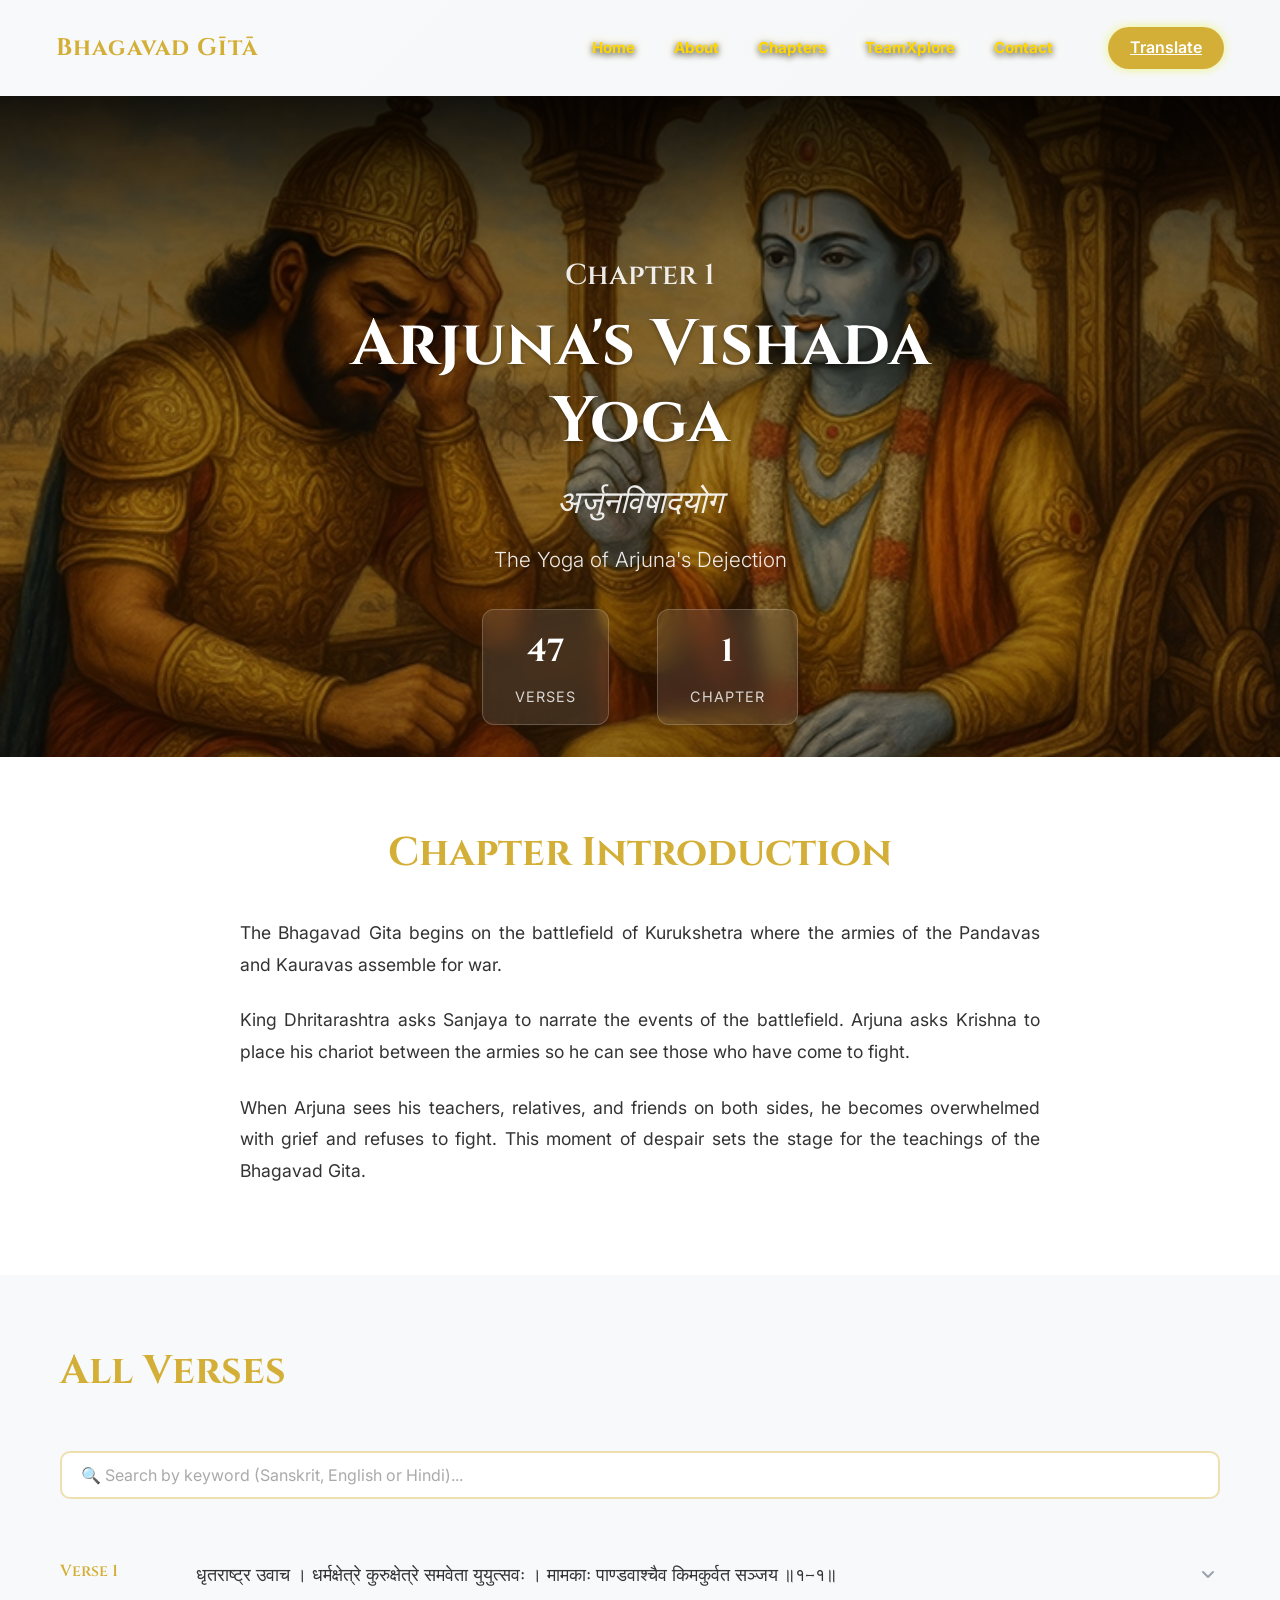
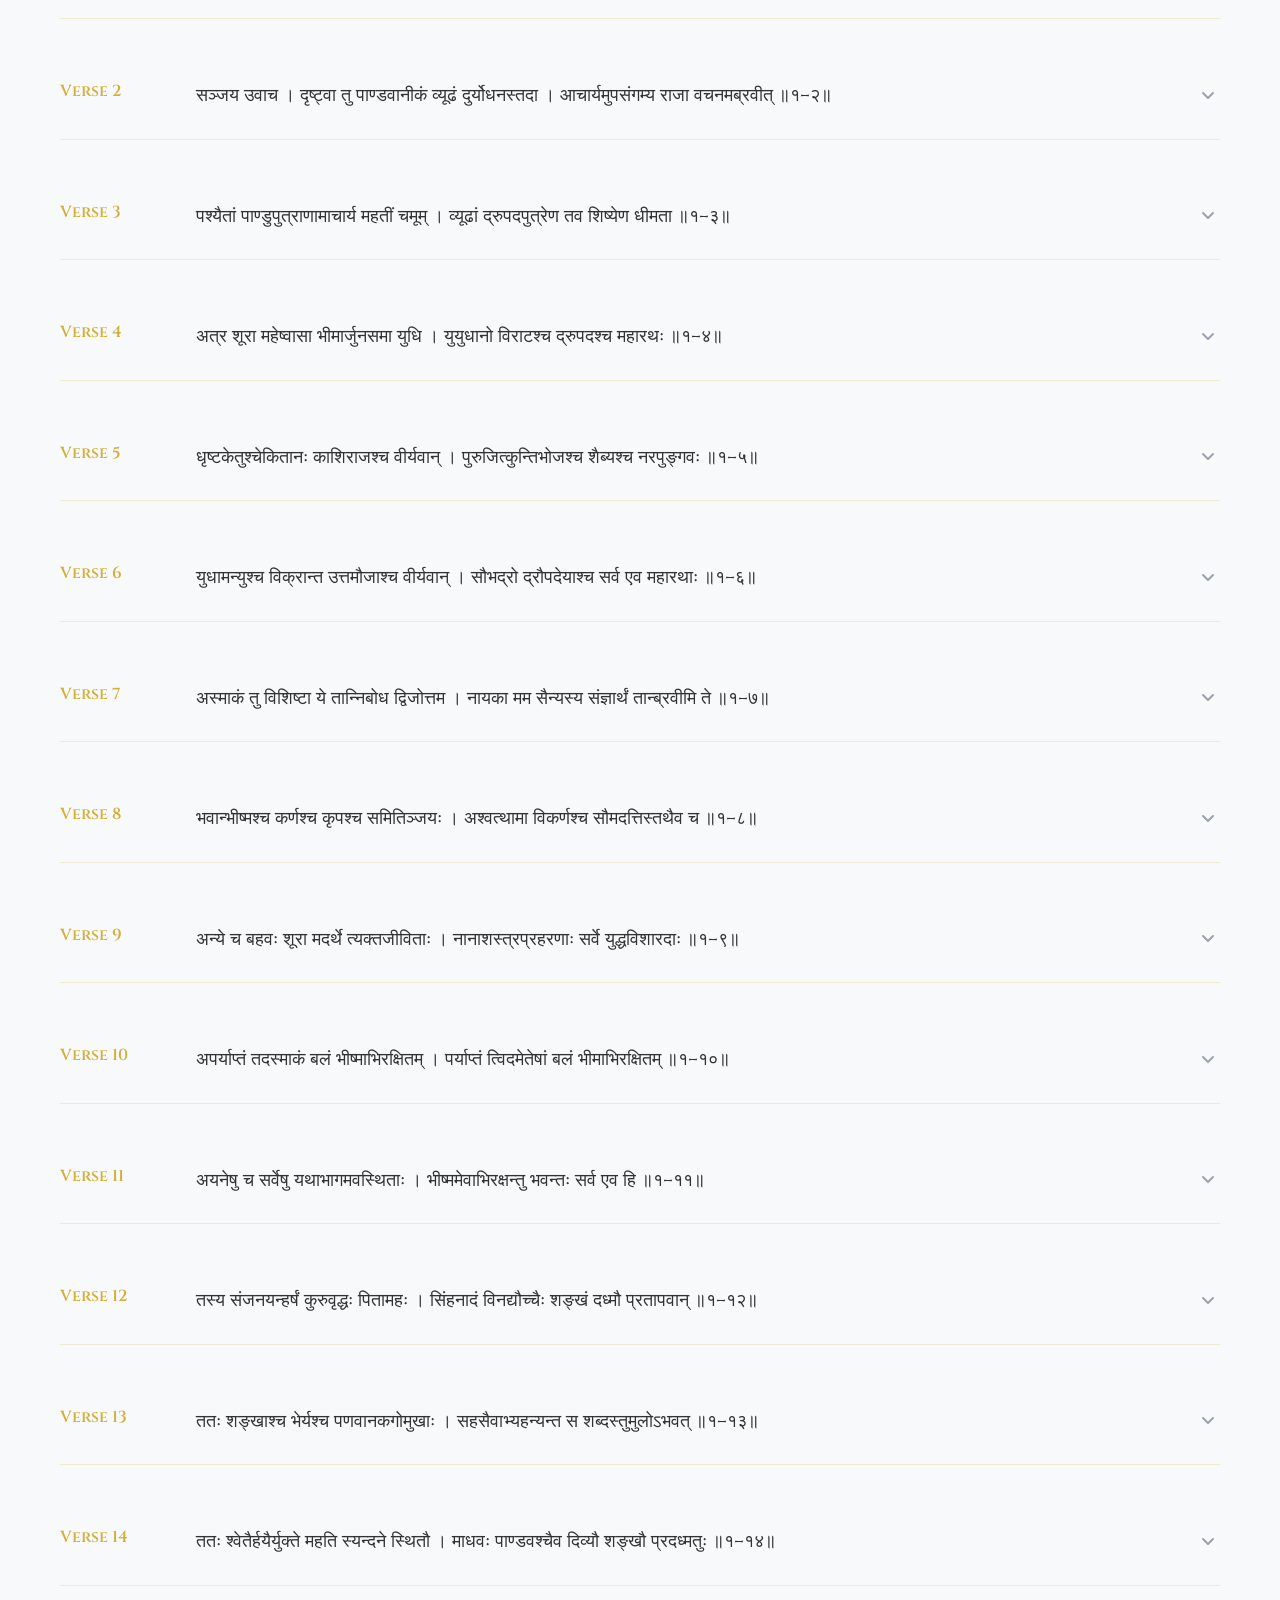
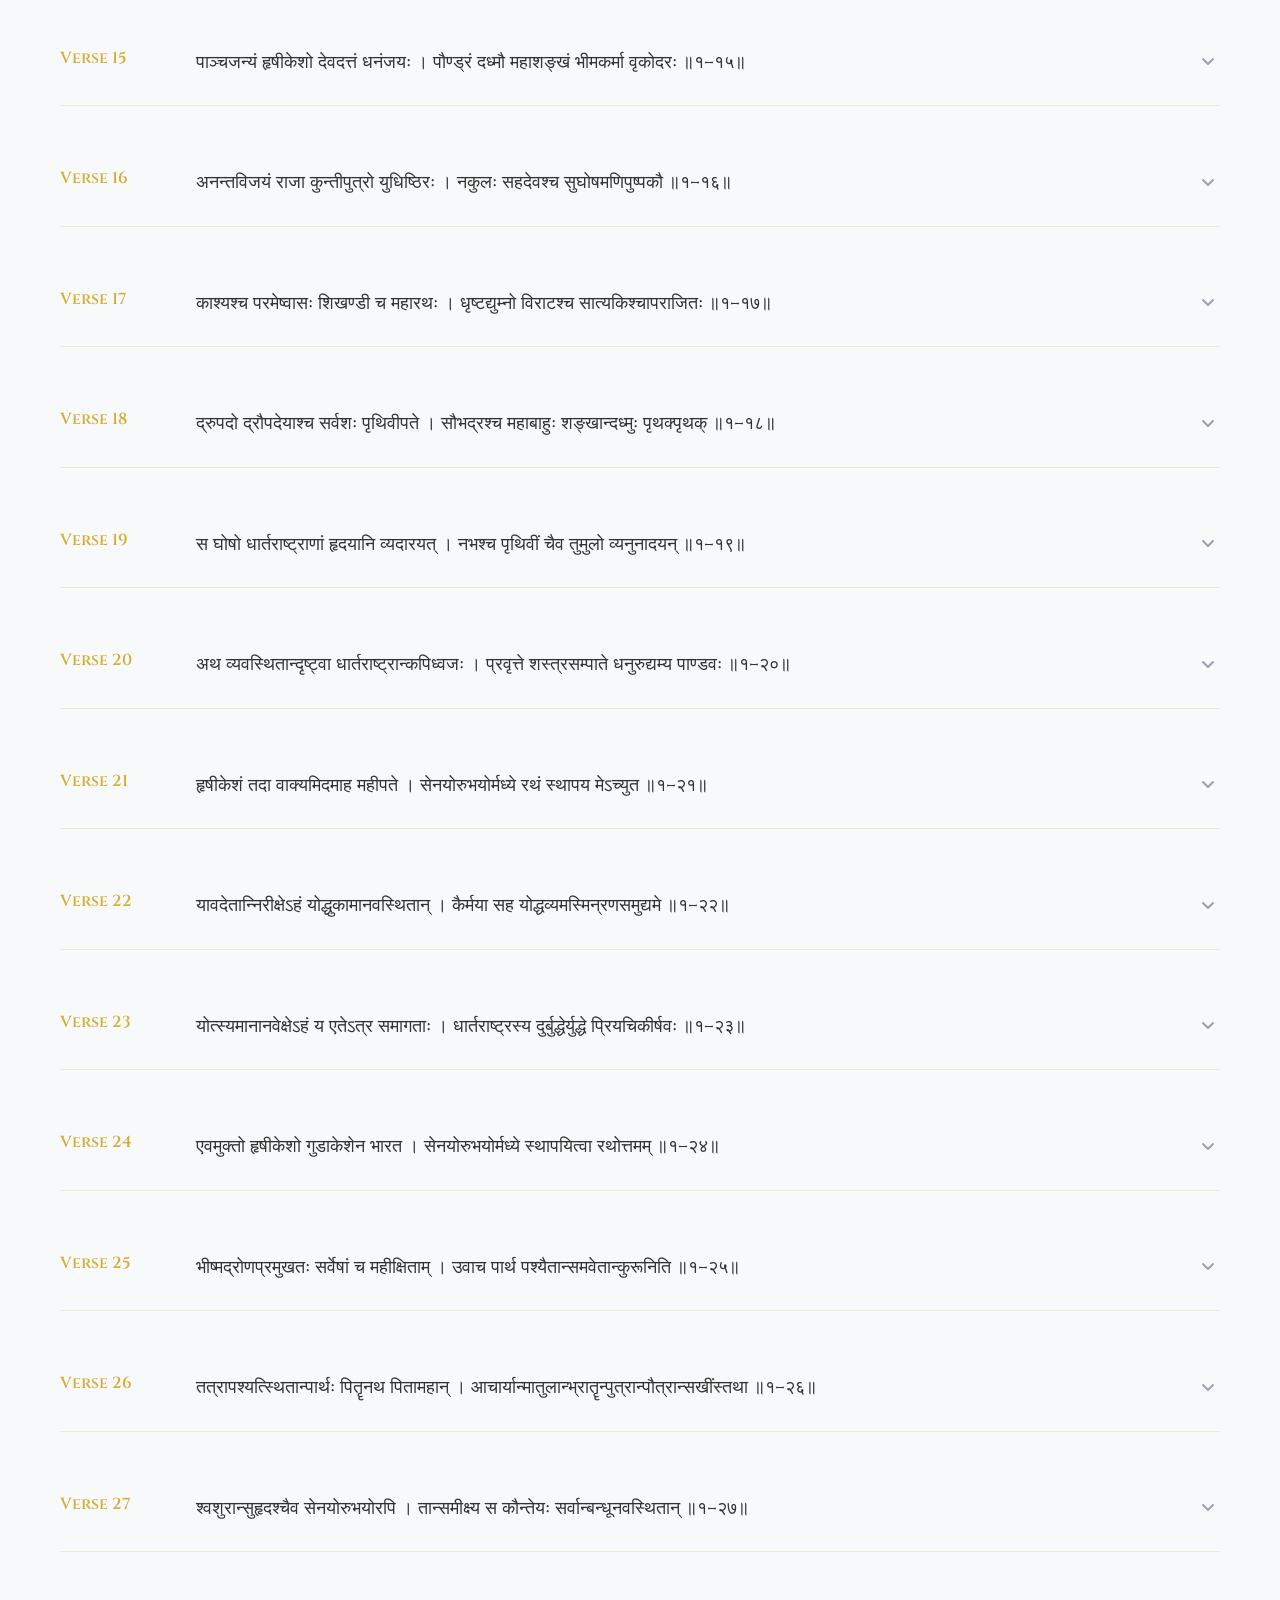
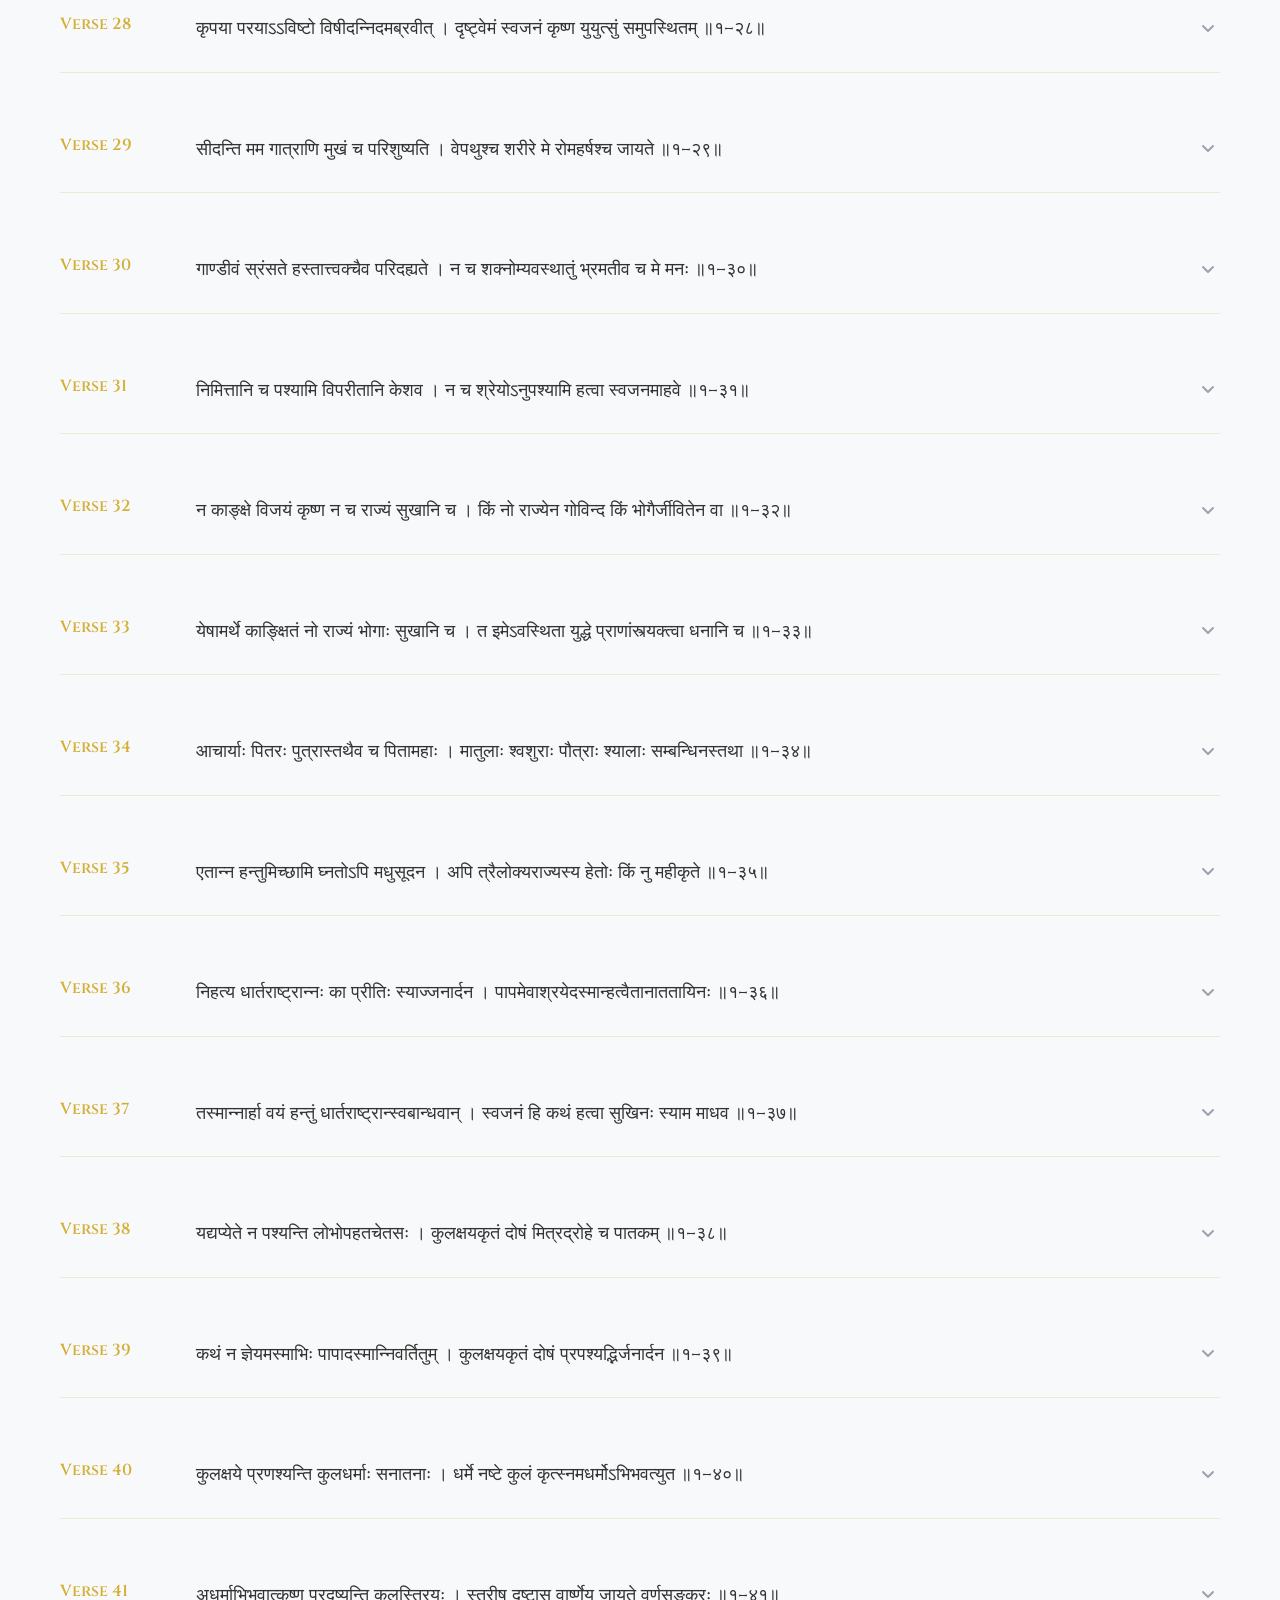
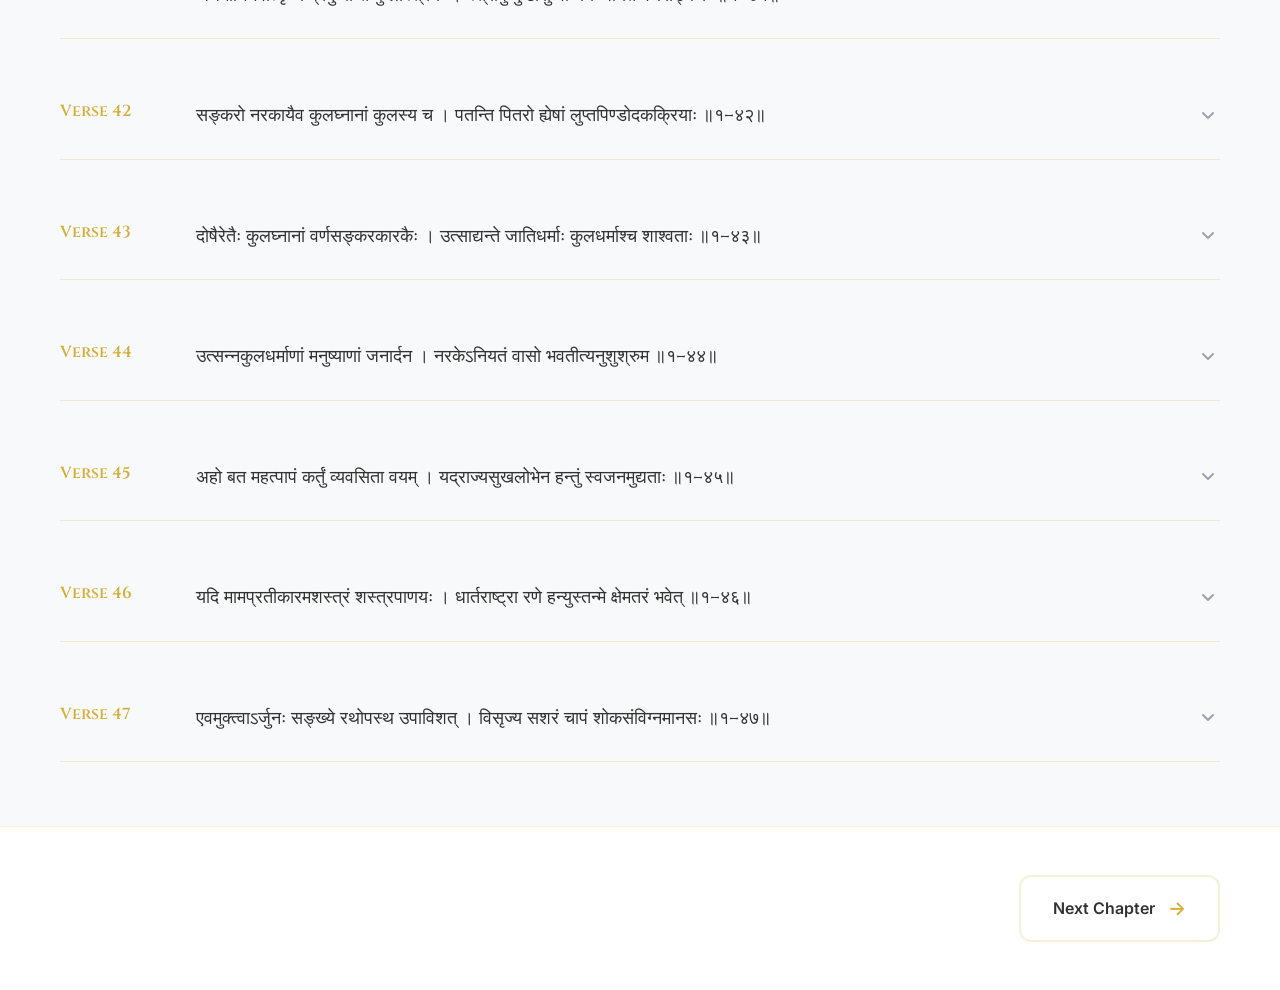
<file: frontend/BV/chapter.html>
<!DOCTYPE html>
<html lang="en">
<head>
    <meta charset="UTF-8">
    <meta name="viewport" content="width=device-width, initial-scale=1.0">
    <title>Bhagavad Gita Chapter 1: Arjuna's Vishada Yoga</title>
    
    <link rel="stylesheet" href="../DASHBOARD/style.css">
    <link href="https://fonts.googleapis.com/css2?family=Cinzel:wght@400;600;700&family=MedievalSharp&family=Playfair+Display:wght@600;700&family=Inter:wght@300;400;500;600&display=swap" rel="stylesheet">
    
    <style>
        /* Chapter Page Styles - Inline */
        :root {
            --gold: #d4af37;
            --text-primary: #333;
            --text-secondary: #666;
            --card-bg: rgba(255, 255, 255, 0.95);
            --border-color: rgba(212, 175, 55, 0.2);
            --font-title: 'Cinzel', serif;
            --font-body: 'Inter', sans-serif;
            --sanskrit-font: 'MedievalSharp', cursive;
        }

        body {
            background: linear-gradient(135deg, #f8f9fa 0%, #e9ecef 100%);
            font-family: var(--font-body);
            color: var(--text-primary);
            line-height: 1.6;
        }

        .navbar {
            background: transparent;
            transition: 0.3s ease;
            padding: 0.8rem 0;
            position: sticky;
            top: 0;
            z-index: 100;
        }

        .navbar.scrolled {
            background: white;
            box-shadow: 0 2px 12px rgba(0,0,0,0.08);
            padding: 0.6rem 0;
        }

        .nav-content {
            display: flex;
            justify-content: space-between;
            align-items: center;
            padding: 0 1rem;
        }

        .logo {
            font-size: 1.5rem;
            font-weight: 700;
            color: #D4AF37;
            font-family: var(--font-title);
            letter-spacing: 1px;
        }

        .navbar.scrolled .logo {
            color: #8B5E3C;
        }

        .right-section {
            display: flex;
            align-items: center;
            gap: 2.5rem;
        }

        .navbar nav {
            display: flex;
            gap: 1.5rem;
            align-items: center;
        }

        .navbar nav a {
            color: #FFD700 !important;
            text-decoration: none;
            font-weight: 700;
            font-size: 0.95rem;
            transition: all 0.3s ease;
            position: relative;
            text-shadow: 0 2px 6px rgba(0, 0, 0, 0.8), 0 0 12px rgba(255, 215, 0, 0.4);
        }

        .navbar nav a::after {
            content: '';
            position: absolute;
            bottom: -4px;
            left: 0;
            width: 0;
            height: 2px;
            background: #FFFF00;
            transition: width 0.3s ease;
        }

        .navbar nav a:hover::after {
            width: 100%;
        }

        .navbar.scrolled nav a {
            color: #D4AF37 !important;
            text-shadow: 0 1px 3px rgba(0, 0, 0, 0.2);
        }

        .navbar nav a:hover,
        .navbar nav a.active {
            color: #FFFF00 !important;
            text-shadow: 0 0 12px rgba(255, 255, 0, 1), 0 2px 6px rgba(0, 0, 0, 0.8);
        }

        /* Button styles for transparent navbar */
        .navbar .glow-btn {
            background: linear-gradient(45deg, #D4AF37, #D4AF37) !important;
            color: white !important;
            border: none !important;
            box-shadow: 0 0 10px rgba(231, 245, 42, 0.6);
            transition: 0.3s ease;
        }

        .navbar .glow-btn:hover {
            transform: translateY(-2px);
            box-shadow: 0 0 20px rgba(225, 239, 35, 0.9) !important;
        }

        .navbar .outline-btn {
            color: white !important;
            border: 2px solid white !important;
            background: transparent !important;
            transition: 0.3s ease;
        }

        .navbar .outline-btn:hover {
            color: #D4AF37 !important;
            border-color: #D4AF37 !important;
        }

        .navbar.scrolled .glow-btn {
            background: linear-gradient(45deg, #D4AF37, #D4AF37) !important;
            color: white !important;
        }

        .navbar.scrolled .outline-btn {
            color: #D4AF37 !important;
            border-color: #D4AF37 !important;
        }

        /* Chapter Hero Section */
        .chapter-hero {
            position: relative;
            min-height: 60vh;
            display: flex;
            align-items: center;
            justify-content: center;
            text-align: center;
            color: white;
            overflow: hidden;
            padding-top: 70px;
        }

        /* Dark overlay behind navbar for better text visibility */
        .chapter-hero::before {
            content: '';
            position: absolute;
            top: 0;
            left: 0;
            right: 0;
            height: 150px;
            background: linear-gradient(
                to bottom,
                rgba(0, 0, 0, 0.7),
                rgba(0, 0, 0, 0)
            );
            z-index: 2;
            pointer-events: none;
        }

        .hero-background {
            position: absolute;
            top: 0;
            left: 0;
            right: 0;
            bottom: 0;
            background: linear-gradient(135deg, var(--gold) 0%, #b8941f 50%, #8b6914 100%);
            background-size: cover;
            background-position: center;
            background-repeat: no-repeat;
            z-index: 1;
        }

        .hero-overlay {
            position: absolute;
            top: 0;
            left: 0;
            right: 0;
            bottom: 0;
            background: linear-gradient(
                to bottom,
                rgba(0, 0, 0, 0.6),
                rgba(0, 0, 0, 0.3),
                rgba(0, 0, 0, 0.5)
            );
            z-index: 2;
        }

        .hero-content {
            position: relative;
            z-index: 3;
            max-width: 800px;
            margin: 0 auto;
            padding: 2rem;
        }

        .breadcrumb {
            margin-bottom: 2rem;
            font-size: 0.9rem;
            opacity: 0.9;
        }

        .breadcrumb a {
            color: white;
            text-decoration: none;
            transition: opacity 0.3s ease;
        }

        .breadcrumb a:hover {
            opacity: 0.8;
        }

        .chapter-title {
            margin-bottom: 1rem;
        }

        .chapter-number {
            display: block;
            font-family: var(--font-title);
            font-size: clamp(1.2rem, 3vw, 1.8rem);
            font-weight: 600;
            opacity: 0.9;
            margin-bottom: 0.5rem;
        }

        .chapter-name {
            display: block;
            font-family: var(--font-title);
            font-size: clamp(2.5rem, 5vw, 4rem);
            font-weight: 700;
            line-height: 1.2;
            text-shadow: 0 2px 4px rgba(0, 0, 0, 0.3);
        }

        .chapter-sanskrit {
            font-family: var(--sanskrit-font);
            font-size: clamp(1.2rem, 3vw, 2rem);
            margin-bottom: 1rem;
            opacity: 0.9;
            font-style: italic;
        }

        .chapter-description {
            font-size: clamp(1rem, 2vw, 1.3rem);
            margin-bottom: 2rem;
            opacity: 0.9;
            font-weight: 300;
        }

        .chapter-stats {
            display: flex;
            justify-content: center;
            gap: 3rem;
            flex-wrap: wrap;
        }

        .stat-item {
            display: flex;
            flex-direction: column;
            align-items: center;
            background: rgba(255, 255, 255, 0.1);
            padding: 1rem 2rem;
            border-radius: 12px;
            backdrop-filter: blur(10px);
            border: 1px solid rgba(255, 255, 255, 0.2);
        }

        .stat-number {
            font-family: var(--font-title);
            font-size: 2rem;
            font-weight: 700;
            margin-bottom: 0.5rem;
        }

        .stat-label {
            font-size: 0.9rem;
            text-transform: uppercase;
            letter-spacing: 1px;
            opacity: 0.8;
        }

        /* Chapter Introduction */
        .chapter-introduction {
            padding: 4rem 0;
            background: white;
        }

        .intro-content h2 {
            font-family: var(--font-title);
            font-size: 2.5rem;
            color: var(--gold);
            margin-bottom: 2rem;
            text-align: center;
        }

        .intro-content p {
            font-size: 1.1rem;
            line-height: 1.8;
            margin-bottom: 1.5rem;
            max-width: 800px;
            margin-left: auto;
            margin-right: auto;
            text-align: justify;
        }

        /* Verses Section */
        .verses-section {
            padding: 4rem 0;
            background: #f8f9fa;
        }

        .section-header h2 {
            font-family: var(--font-title);
            font-size: 2.5rem;
            color: var(--gold);
            margin-bottom: 3rem;
        }

        /* Loading Indicator */
        .loading-indicator {
            text-align: center;
            padding: 3rem;
            color: var(--gold);
        }

        .loading-spinner {
            width: 50px;
            height: 50px;
            margin: 0 auto 1rem;
            border: 4px solid var(--border-color);
            border-top: 4px solid var(--gold);
            border-radius: 50%;
            animation: spin 1s linear infinite;
        }

        @keyframes spin {
            0% { transform: rotate(0deg); }
            100% { transform: rotate(360deg); }
        }

        /* Verses Container */
        .verses-container {
            display: grid;
            gap: 2rem;
        }

        /* Verse Card - LeetCode Style */
        .verse-card {
            display: flex;
            flex-direction: column;
            border-bottom: 1px solid rgba(212, 175, 55, 0.2);
            opacity: 0;
            transform: translateY(20px);
            animation: verseCardFadeIn 0.6s ease-out forwards;
        }

        .verse-main {
            display: flex;
            flex-direction: column;
            gap: 1rem;
            padding: 1.75rem 0;
            transition: all 0.2s ease;
            cursor: pointer;
        }

        @media (min-width: 640px) {
            .verse-main {
                flex-direction: row;
                gap: 1.5rem;
            }
        }

        .verse-main:hover {
            margin: 0 -0.5rem;
            padding: 1.75rem 0.5rem;
            border-radius: 8px;
            background: rgba(212, 175, 55, 0.05);
            box-shadow: 0 2px 8px rgba(0, 0, 0, 0.1);
        }

        .verse-main:focus-within {
            margin: 0 -0.5rem;
            padding: 1.75rem 0.5rem;
            border-radius: 8px;
            background: rgba(212, 175, 55, 0.05);
            box-shadow: 0 2px 8px rgba(0, 0, 0, 0.1);
            outline: none;
        }

        .verse-header {
            display: flex;
            align-items: flex-start;
            gap: 0.5rem;
            width: 7rem;
            flex-shrink: 0;
        }

        @media (max-width: 639px) {
            .verse-header {
                width: auto;
            }
        }

        .verse-number {
            font-family: var(--font-title);
            font-size: 1rem;
            font-weight: 600;
            color: var(--gold);
        }

        .verse-content {
            flex: 1;
            text-align: justify;
            font-family: var(--sanskrit-font);
            font-size: 1.125rem;
            line-height: 1.75;
            color: #333;
            transition: color 0.2s ease;
            margin: 0;
        }

        .verse-main:hover .verse-content {
            color: var(--text-primary);
        }

        .expand-indicator {
            display: flex;
            align-items: center;
            justify-content: center;
            margin-left: auto;
        }

        .expand-icon {
            width: 1.5rem;
            height: 1.5rem;
            color: rgba(156, 163, 175, 1);
            transition: all 0.2s ease;
            transform-origin: center;
        }

        .verse-main:hover .expand-icon {
            color: rgba(107, 114, 128, 1);
        }

        .verse-card.expanded .expand-icon {
            transform: rotate(180deg);
        }

        /* Hidden Content */
        .verse-expanded {
            overflow: hidden;
            transition: all 0.25s ease;
            height: 0;
        }

        .verse-card.expanded .verse-expanded {
            height: auto;
            padding: 0 0 1.75rem 0;
        }

        .verse-expanded-content {
            margin-top: 1rem;
            padding-left: 1.75rem;
        }

        @media (max-width: 639px) {
            .verse-expanded-content {
                padding-left: 0;
            }
        }

        .translation-item {
            margin-bottom: 1rem;
            padding: 1rem;
            background: rgba(248, 249, 250, 0.8);
            border-radius: 6px;
            border-left: 3px solid var(--gold);
        }

        .translation-label {
            font-weight: 600;
            color: var(--gold);
            margin-bottom: 0.5rem;
            font-size: 0.9rem;
            text-transform: uppercase;
            letter-spacing: 0.5px;
        }

        .translation-text {
            font-size: 1rem;
            line-height: 1.7;
            color: var(--text-primary);
            margin: 0;
        }

        /* Chapter Navigation */
        .chapter-navigation {
            padding: 3rem 0;
            background: white;
            border-top: 1px solid var(--border-color);
        }

        .nav-buttons {
            display: flex;
            justify-content: space-between;
            align-items: center;
            gap: 2rem;
            flex-wrap: wrap;
        }

        /* When only next button is visible (chapter 1), align to right */
        .nav-buttons.only-next {
            justify-content: flex-end;
        }

        /* When only prev button is visible (chapter 18), align to left */
        .nav-buttons.only-prev {
            justify-content: flex-start;
        }

        .nav-btn {
            display: flex;
            align-items: center;
            gap: 0.8rem;
            padding: 1rem 2rem;
            background: var(--card-bg);
            border: 2px solid var(--border-color);
            border-radius: 12px;
            text-decoration: none;
            color: var(--text-primary);
            font-family: var(--font-body);
            font-weight: 600;
            transition: all 0.3s ease;
            min-width: 180px;
            justify-content: center;
        }

        .nav-btn:hover {
            border-color: var(--gold);
            background: rgba(212, 175, 55, 0.05);
            transform: translateY(-2px);
            box-shadow: 0 5px 15px rgba(0, 0, 0, 0.1);
        }

        .nav-arrow {
            font-size: 1.2rem;
            color: var(--gold);
        }

        /* Animations */
        @keyframes verseCardFadeIn {
            from {
                opacity: 0;
                transform: translateY(20px);
            }
            to {
                opacity: 1;
                transform: translateY(0);
            }
        }

        /* Responsive Design */
        @media (max-width: 768px) {
            .chapter-hero {
                min-height: 50vh;
            }

            .hero-content {
                padding: 1rem;
            }

            .chapter-stats {
                flex-direction: column;
                gap: 1rem;
            }

            .stat-item {
                padding: 0.8rem 1.5rem;
            }

            .nav-buttons {
                flex-direction: column;
                gap: 1rem;
            }

            .nav-btn {
                width: 100%;
            }

            .verse-number {
                font-size: 0.9rem;
            }

            .verse-content {
                font-size: 1rem;
            }

            .translation-text {
                font-size: 0.9rem;
            }

            .intro-content p {
                text-align: left;
            }

            .verse-main:hover {
                margin: 0;
                padding: 1.75rem 0;
            }

            .verse-main:focus-within {
                margin: 0;
                padding: 1.75rem 0;
            }
        }

        .translate-more{
            margin-top:10px;
        }

        .translate-btn{
            display:inline-block;
            padding:8px 16px;
            background:#d4af37;
            color:white;
            text-decoration:none;
            border-radius:6px;
            font-size:0.9rem;
            font-weight:600;
            transition:all 0.2s ease;
        }

        .translate-btn:hover{
            background:#b8941f;
            transform:translateY(-2px);
        }

        /* Search bar */
        .verse-search-wrap {
            margin-bottom: 2rem;
        }
        .verse-search-input {
            width: 100%;
            padding: 0.75rem 1.2rem;
            border: 2px solid rgba(212,175,55,0.4);
            border-radius: 10px;
            font-size: 1rem;
            font-family: var(--font-body);
            background: rgba(255,255,255,0.95);
            color: var(--text-primary);
            outline: none;
            transition: border-color 0.2s ease, box-shadow 0.2s ease;
            box-sizing: border-box;
        }
        .verse-search-input:focus {
            border-color: var(--gold);
            box-shadow: 0 0 0 3px rgba(212,175,55,0.15);
        }
        .verse-search-input::placeholder { color: #aaa; }
        .no-results-msg {
            text-align: center;
            color: var(--gold);
            font-size: 1rem;
            padding: 2rem 0;
            display: none;
        }
    </style>
</head>

<body>
    <!-- ================= NAVBAR ================= -->
    <header class="navbar">
        <div class="container nav-content">
            <div class="logo">Bhagavad Gītā</div>
            <div class="right-section">
                <nav>
                <a href="../DASHBOARD/index.html">Home</a>
                    <a href="../DASHBOARD/index.html#about">About</a>
                    <a href="chapters.html">Chapters</a>
                    <a href="../DASHBOARD/index.html#team">TeamXplore</a>
                    <a href="../DASHBOARD/index.html#contact">Contact</a>
                </nav>
                <a href="../BV/translation.html" class="glow-btn">Translate</a>
                
            </div>
        </div>
    </header>

    <!-- Chapter Hero Section -->
    <section class="chapter-hero">
        <div class="hero-background">
            <div class="hero-overlay"></div>
        </div>
        <div class="container">
            <div class="breadcrumb">
                <a href="chapters.html">Chapters</a> > <span>Chapter 1</span>
            </div>
            <div class="hero-content">
                <h1 class="chapter-title">
                    <span class="chapter-number" id="chapterNumberText"></span>
                    <span class="chapter-name" id="chapterNameText"></span>
                </h1>
                <p class="chapter-sanskrit" id="chapterSanskrit"></p>
                <p class="chapter-description" id="chapterDescription"></p>
                <div class="chapter-stats">
                    <div class="stat-item">
                        <span class="stat-number" id="verseCount"></span>
                        <span class="stat-label">Verses</span>
                    </div>
                    <div class="stat-item">
                        <span class="stat-number" id="chapterStat"></span>
                        <span class="stat-label">Chapter</span>
                    </div>
                </div>
            </div>
        </div>
    </section>

    <!-- Chapter Introduction -->
    <section class="chapter-introduction">
        <div class="container">
            <div class="intro-content">
                <h2>Chapter Introduction</h2>

                <div id="chapterIntroText"></div>

            </div>
        </div>
    </section>

    <!-- Verses Section -->
    <section class="verses-section">
        <div class="container">
            <div class="section-header">
                <h2>All Verses</h2>
            </div>

            <!-- 🔍 Search by Keyword -->
            <div class="verse-search-wrap">
                <input
                    type="text"
                    id="verseSearchInput"
                    class="verse-search-input"
                    placeholder="🔍 Search by keyword (Sanskrit, English or Hindi)..."
                    autocomplete="off"
                />
            </div>
            <p class="no-results-msg" id="noResultsMsg">No verses matched your search.</p>
            
            <!-- Loading Indicator -->
            <div class="loading-indicator" id="loadingIndicator">
                <div class="loading-spinner"></div>
                <p>Loading verses...</p>
            </div>

            <!-- Verses Container -->
            <div class="verses-container" id="versesContainer">
                <!-- Verses will be loaded here -->
            </div>
        </div>
    </section>

    <!-- Chapter Navigation -->
    <section class="chapter-navigation">
        <div class="container">
            <div class="nav-buttons">
                <a id="prevChapter" class="nav-btn back-btn">
                    <span class="nav-arrow">←</span>
                    <span>previous Chapters</span>
                </a>
                
                <a id="nextChapter" class="nav-btn next-btn">
                    <span>Next Chapter</span>
                    <span class="nav-arrow">→</span>
                </a>
            </div>
        </div>
    </section>

    <script>
        // Chapter background images mapping
        const chapterBackgrounds = {
            1: 'ch-1.webp',
            2: 'ch-2.jpg',
            3: 'ch-3.webp',
            4: 'ch-4.jpg',
            5: 'ch-5.jpg',
            6: 'ch-6.jpg',
            7: 'ch-7.jpg',
            8: 'ch-8.webp',
            9: 'ch-9.jpg',
            10: 'ch-10',  // Note: no extension in folder
            11: 'ch-11.jpg',
            12: 'ch-12.webp',
            13: 'ch-13.jpg',
            14: 'ch-14.jpg',
            15: 'ch-15.jpg',
            16: 'ch-16.jpg',
            17: 'ch-17.webp',
            18: 'ch-18.jpg'
        };

        // Chapter 1 specific data
        const chapterFiles = {
            1: "Ch-1_Arjuna's_Vishada_Yoga.json",
            2: "Ch-2_Samkhya_Yoga.json",
            3: "Ch-3_Karma_Yoga.json",
            4: "Ch-4_Knowledge, Action_and_Renunciation_Yoga.json",
            5: "Ch-5_Karma_Sanyasa_Yoga.json",
            6: "Ch-6_Meditation.json",
            7: "Ch-7_Knowledge_and_Science_Yoga.json",
            8: "Ch-8_Akshar_Brahma_Yoga.json",
            9: "Ch-9_Rajavidya_Rajaguhya_Yoga.json",
            10: "Ch-10_Vibhuti_Yoga.json",
            11: "Ch-11 _Visvaroopadarsana_Yoga.json",
            12: "Ch-12_Bhakti_Yoga.json",
            13: "Ch-13_Kshetra–Kshetrajna_Vibhaga_Yoga.json",
            14: "Ch-14_Guna_Traya_Vibhaga_Yoga.json",
            15: "Ch-15_Purushottama_Yoga.json",
            16: "Ch-16_Daivasura_Sampad_Vibhaga_Yoga.json",
            17: "Ch-17_Shraddha_Traya_Vibhaga_Yoga.json",
            18: "Ch-18_Moksha_Sanyasa_Yoga.json"
        };

        // Get chapter number from URL
        function getChapterFromURL(){
        const params = new URLSearchParams(window.location.search);
        return parseInt(params.get("chapter")) || 1;
        }

        const chapterNumber = getChapterFromURL();
        const chapterFile = chapterFiles[chapterNumber];

        // Function to set chapter background image
        function setChapterBackground() {
            const heroBackground = document.querySelector('.hero-background');
            const backgroundImage = chapterBackgrounds[chapterNumber];
            
            if (heroBackground && backgroundImage) {
                // Set background image with fallback gradient
                heroBackground.style.backgroundImage = `url('images/${backgroundImage}'), linear-gradient(135deg, var(--gold) 0%, #b8941f 50%, #8b6914 100%)`;
                console.log(`Set background image: images/${backgroundImage}`);
            } else {
                console.log('Using default gradient background');
            }
        }

        // Function to load chapter data
        async function loadChapterData() {
            console.log('Starting to load chapter data...');
            console.log('Current page URL:', window.location.href);
            
            try {
                // Try different possible paths
                const possiblePaths = [
                `../../BhagavatGitaJsonFiles/${chapterFile}`
                ];
                

                let response;
                let successPath = null;
                
                for (const path of possiblePaths) {
                    try {
                        console.log(`Trying to load from: ${path}`);
                        response = await fetch(path);
                        console.log(`Response status for ${path}:`, response.status);
                        
                        if (response.ok) {
                            successPath = path;
                            console.log(`Successfully loaded from: ${path}`);
                            break;
                        } else {
                            console.log(`Failed to load from ${path}: ${response.status} ${response.statusText}`);
                        }
                    } catch (e) {
                        console.log(`Error loading from ${path}:`, e.message);
                    }
                }

                if (!response || !response.ok) {
                    throw new Error(`Failed to load chapter data from any path. Last status: ${response ? response.status : 'No response'}`);
                }

                const data = await response.json();
                console.log(`Loaded ${data.length} verses successfully from ${successPath}`);
                console.log('First verse:', data[0]);
                return data;
            } catch (error) {
                console.error('Error loading chapter data:', error);
                console.error('Error details:', {
                    message: error.message,
                    stack: error.stack
                });
                return null;
            }
        }

        // Function to render verses
        function renderVerses(verses) {
            const container = document.getElementById('versesContainer');
            const loadingIndicator = document.getElementById('loadingIndicator');
            
            console.log('Rendering verses:', verses);
            
            if (!verses || verses.length === 0) {
                container.innerHTML = '<p class="text-center">No verses found.</p>';
                loadingIndicator.style.display = 'none';
                return;
            }

            container.innerHTML = '';
            
            verses.forEach((verse, index) => {
                console.log(`Creating verse ${verse.verse}:`, verse);
                
                const verseCard = document.createElement('div');
                verseCard.className = 'verse-card';
                verseCard.style.animationDelay = `${(index % 5) * 0.05 + 0.1}s`;
                
                verseCard.innerHTML = `
                    <div class="verse-main">
                        <div class="verse-header">
                            <span class="verse-number">Verse ${verse.verse}</span>
                        </div>
                        <p class="verse-content">${verse.sanskrit.text}</p>
                        <div class="expand-indicator">
                            <svg class="expand-icon" xmlns="http://www.w3.org/2000/svg" viewBox="0 0 24 24" width="1em" height="1em" fill="currentColor">
                                <path fill-rule="evenodd" d="M16.293 9.293a1 1 0 111.414 1.414l-5 5a1 1 0 01-1.414 0l-5-5a1 1 0 011.414-1.414L12 13.586l4.293-4.293z" clip-rule="evenodd"></path>
                            </svg>
                        </div>
                    </div>
                    <div class="verse-expanded">
                        <div class="verse-expanded-content">
                            <div class="translation-item">
                                <div class="translation-label">English Translation</div>
                                <p class="translation-text">${verse.translations.english.text}</p>
                            </div>
                            <div class="translation-item">
                                <div class="translation-label">Hindi Translation</div>
                                <p class="translation-text">${verse.translations.hindi.text}</p>
                            </div>

                            <div class="translate-more">
                                <a 
                                    class="translate-btn"
                                    target="_blank"
                                    href="../BV/translation.html?text=${encodeURIComponent(verse.sanskrit.text)}">
                                    Translate More !!!
                                </a>
                            </div>
                        </div>
                    </div>
                `;
                
                // Add click event for expansion
                const verseMain = verseCard.querySelector('.verse-main');
                verseMain.addEventListener('click', () => {
                    verseCard.classList.toggle('expanded');
                });
                
                container.appendChild(verseCard);
            });
            
            loadingIndicator.style.display = 'none';
            console.log('Finished rendering all verses');

            // Wire up search after cards are rendered
            setupVerseSearch();
        }

        // --- Search by Keyword ---
        function setupVerseSearch() {
            const searchInput = document.getElementById('verseSearchInput');
            const noResults  = document.getElementById('noResultsMsg');
            if (!searchInput) return;

            searchInput.addEventListener('input', () => {
                const q = searchInput.value.trim().toLowerCase();
                const cards = document.querySelectorAll('#versesContainer .verse-card');
                let visible = 0;

                cards.forEach(card => {
                    const sanskrit = card.querySelector('.verse-content')?.textContent.toLowerCase() || '';
                    const engEl    = card.querySelectorAll('.translation-text')[0];
                    const hinEl    = card.querySelectorAll('.translation-text')[1];
                    const english  = engEl ? engEl.textContent.toLowerCase() : '';
                    const hindi    = hinEl ? hinEl.textContent.toLowerCase() : '';

                    const match = !q || sanskrit.includes(q) || english.includes(q) || hindi.includes(q);
                    card.style.display = match ? '' : 'none';
                    if (match) visible++;
                });

                noResults.style.display = (q && visible === 0) ? 'block' : 'none';
            });
        }
        
        const chapterMeta = {
            1:{
            name:"Arjuna's Vishada Yoga",
            sanskrit:"अर्जुनविषादयोग",
            description:"The Yoga of Arjuna's Dejection",
            verses:47,
            introduction:`
            <p>The Bhagavad Gita begins on the battlefield of Kurukshetra where the armies of the Pandavas and Kauravas assemble for war.</p>
            <p>King Dhritarashtra asks Sanjaya to narrate the events of the battlefield. Arjuna asks Krishna to place his chariot between the armies so he can see those who have come to fight.</p>
            <p>When Arjuna sees his teachers, relatives, and friends on both sides, he becomes overwhelmed with grief and refuses to fight. This moment of despair sets the stage for the teachings of the Bhagavad Gita.</p>
            `
            },

            2:{
            name:"Samkhya Yoga",
            sanskrit:"सांख्ययोग",
            description:"The Yoga of Knowledge",
            verses:72,
            introduction:`
            <p>Krishna begins instructing Arjuna about the nature of the soul and the impermanence of the body.</p>
            <p>He teaches that the soul is eternal and cannot be destroyed. Krishna also introduces the philosophy of Karma Yoga — performing duties without attachment to the results.</p>
            <p>This chapter lays the philosophical foundation for the entire Bhagavad Gita.</p>
            `
            },

            3:{
            name:"Karma Yoga",
            sanskrit:"कर्मयोग",
            description:"The Yoga of Action",
            verses:43,
            introduction:`
            <p>Krishna explains that no one can remain inactive because action is part of nature.</p>
            <p>He teaches that actions should be performed selflessly as a duty without attachment to the fruits.</p>
            <p>This path of selfless action purifies the mind and leads to spiritual progress.</p>
            `
            },

            4:{
            name:"Jnana Karma Sanyasa Yoga",
            sanskrit:"ज्ञानकर्मसंन्यासयोग",
            description:"The Yoga of Knowledge and Renunciation",
            verses:42,
            introduction:`
            <p>Krishna explains the divine origin of spiritual knowledge and how it has been passed down through generations.</p>
            <p>He teaches that knowledge destroys ignorance and frees a person from the cycle of karma.</p>
            <p>The chapter emphasizes performing actions with wisdom and understanding.</p>
            `
            },

            5:{
            name:"Karma Sanyasa Yoga",
            sanskrit:"कर्मसंन्यासयोग",
            description:"The Yoga of Renunciation",
            verses:29,
            introduction:`
            <p>This chapter discusses the difference between renouncing action and performing action selflessly.</p>
            <p>Krishna explains that true renunciation is not giving up work but giving up attachment to the results.</p>
            <p>Through disciplined action and detachment, one can attain inner peace.</p>
            `
            },

            6:{
            name:"Dhyana Yoga",
            sanskrit:"ध्यानयोग",
            description:"The Yoga of Meditation",
            verses:47,
            introduction:`
            <p>Krishna describes the process of meditation and the importance of controlling the mind.</p>
            <p>Through regular practice and discipline, one can attain mental stability and spiritual realization.</p>
            <p>The chapter concludes by explaining that the yogi devoted to God is the highest among all seekers.</p>
            `
            },

            7:{
            name:"Jnana Vijnana Yoga",
            sanskrit:"ज्ञानविज्ञानयोग",
            description:"The Yoga of Knowledge and Realization",
            verses:30,
            introduction:`
            <p>Krishna reveals deeper knowledge about the nature of the universe and the divine.</p>
            <p>He explains how everything originates from the Supreme and is sustained by it.</p>
            <p>This chapter emphasizes understanding the divine through both knowledge and realization.</p>
            `
            },

            8:{
            name:"Akshara Brahma Yoga",
            sanskrit:"अक्षरब्रह्मयोग",
            description:"The Yoga of the Imperishable Brahman",
            verses:28,
            introduction:`
            <p>Krishna explains the nature of the eternal Supreme Being.</p>
            <p>He describes what happens at the time of death and how remembering the divine leads to liberation.</p>
            <p>The chapter emphasizes devotion and spiritual awareness at the final moment of life.</p>
            `
            },

            9:{
            name:"Raja Vidya Raja Guhya Yoga",
            sanskrit:"राजविद्याराजगुह्ययोग",
            description:"The Yoga of Royal Knowledge and Royal Secret",
            verses:34,
            introduction:`
            <p>This chapter reveals the most confidential spiritual knowledge.</p>
            <p>Krishna explains that devotion to God is the highest path to liberation.</p>
            <p>Even those who have committed mistakes can reach the divine through sincere devotion.</p>
            `
            },

            10:{
            name:"Vibhuti Yoga",
            sanskrit:"विभूतियोग",
            description:"The Yoga of Divine Glories",
            verses:42,
            introduction:`
            <p>Krishna describes the divine manifestations present throughout the universe.</p>
            <p>He explains how the greatness and beauty in the world reflect the power of the Supreme.</p>
            <p>This helps Arjuna understand the infinite nature of the divine.</p>
            `
            },

            11:{
            name:"Vishvarupa Darshana Yoga",
            sanskrit:"विश्वरूपदर्शनयोग",
            description:"The Yoga of the Vision of the Universal Form",
            verses:55,
            introduction:`
            <p>Arjuna asks Krishna to reveal his cosmic form.</p>
            <p>Krishna grants divine vision and reveals his universal form containing the entire universe.</p>
            <p>This awe-inspiring vision shows the infinite power of the Supreme Being.</p>
            `
            },

            12:{
            name:"Bhakti Yoga",
            sanskrit:"भक्तियोग",
            description:"The Yoga of Devotion",
            verses:20,
            introduction:`
            <p>This chapter focuses on the path of devotion.</p>
            <p>Krishna explains that loving devotion toward God is one of the simplest and most powerful spiritual paths.</p>
            <p>He also describes the qualities of a true devotee.</p>
            `
            },

            13:{
            name:"Kshetra Kshetrajna Vibhaga Yoga",
            sanskrit:"क्षेत्रक्षेत्रज्ञविभागयोग",
            description:"The Yoga of the Field and the Knower",
            verses:35,
            introduction:`
            <p>Krishna explains the difference between the physical body and the eternal soul.</p>
            <p>He describes the nature of matter, consciousness, and true knowledge.</p>
            <p>Understanding this distinction helps one transcend ignorance.</p>
            `
            },

            14:{
            name:"Guna Traya Vibhaga Yoga",
            sanskrit:"गुणत्रयविभागयोग",
            description:"The Yoga of the Three Gunas",
            verses:27,
            introduction:`
            <p>Krishna explains the three qualities of nature: sattva, rajas, and tamas.</p>
            <p>These qualities influence human behavior and personality.</p>
            <p>By transcending these gunas, a person can attain spiritual freedom.</p>
            `
            },

            15:{
            name:"Purushottama Yoga",
            sanskrit:"पुरुषोत्तमयोग",
            description:"The Yoga of the Supreme Person",
            verses:20,
            introduction:`
            <p>This chapter describes the relationship between the material world and the Supreme Being.</p>
            <p>Krishna explains that beyond the physical universe lies the eternal spiritual reality.</p>
            <p>The Supreme Person is the ultimate source of all existence.</p>
            `
            },

            16:{
            name:"Daivasura Sampad Vibhaga Yoga",
            sanskrit:"दैवासुरसम्पद्विभागयोग",
            description:"The Yoga of Divine and Demonic Qualities",
            verses:24,
            introduction:`
            <p>Krishna explains the difference between divine qualities and demonic tendencies.</p>
            <p>Divine traits lead to spiritual growth, while demonic traits lead to suffering.</p>
            <p>The chapter encourages cultivation of virtues like humility, compassion, and self-control.</p>
            `
            },

            17:{
            name:"Shraddha Traya Vibhaga Yoga",
            sanskrit:"श्रद्धात्रयविभागयोग",
            description:"The Yoga of Threefold Faith",
            verses:28,
            introduction:`
            <p>This chapter explains the three types of faith influenced by the gunas.</p>
            <p>Krishna discusses how faith affects worship, food, discipline, and sacrifice.</p>
            <p>Understanding these helps a seeker choose the path of spiritual growth.</p>
            `
            },

            18:{
            name:"Moksha Sanyasa Yoga",
            sanskrit:"मोक्षसंन्यासयोग",
            description:"The Yoga of Liberation and Renunciation",
            verses:78,
            introduction:`
            <p>The final chapter summarizes all the teachings of the Bhagavad Gita.</p>
            <p>Krishna revisits the paths of knowledge, action, and devotion.</p>
            <p>Arjuna finally understands his duty and resolves to fight according to Krishna's guidance.</p>
            `
            }

        };

        // Initialize the page
        async function initializePage() {
            console.log('Initializing page...');
            const verses = await loadChapterData();
            if (verses) {
                console.log('Data loaded successfully, rendering verses...');
                renderVerses(verses);
            } else {
                console.error('Failed to load verses data');
                document.getElementById('loadingIndicator').innerHTML = '<p style="color: red;">Error loading verses. Please check the console for details and try again later.</p>';
            }
        }

        function updateHero(){

        const meta = chapterMeta[chapterNumber];

        document.getElementById("chapterNumberText").textContent =
        `Chapter ${chapterNumber}`;

        document.getElementById("chapterNameText").textContent =
        meta.name;

        document.getElementById("chapterSanskrit").textContent =
        meta.sanskrit;

        document.getElementById("chapterDescription").textContent =
        meta.description;

        document.getElementById("verseCount").textContent =
        meta.verses;

        document.getElementById("chapterStat").textContent =
        chapterNumber;

        document.getElementById("chapterIntroText").innerHTML =
        meta.introduction;

        }

        // Load verses when page loads

        function setupNavigation(){

            const next = document.getElementById("nextChapter");
            const prev = document.getElementById("prevChapter");
            const navButtons = document.querySelector(".nav-buttons");

            let nextVisible = false;
            let prevVisible = false;

            // Handle Next Chapter button
            if(next){
                if(chapterNumber < 18){
                    next.href = `chapter.html?chapter=${chapterNumber + 1}`;
                    next.style.display = 'flex';
                    nextVisible = true;
                } else {
                    // Hide Next button on chapter 18
                    next.style.display = 'none';
                }
            }

            // Handle Previous Chapter button
            if(prev){
                if(chapterNumber > 1){
                    prev.href = `chapter.html?chapter=${chapterNumber - 1}`;
                    prev.style.display = 'flex';
                    prevVisible = true;
                } else {
                    // Hide Previous button on chapter 1
                    prev.style.display = 'none';
                }
            }

            // Update nav-buttons alignment based on visible buttons
            if(navButtons){
                navButtons.classList.remove('only-next', 'only-prev');
                
                if(nextVisible && !prevVisible){
                    // Chapter 1: only next button, align right
                    navButtons.classList.add('only-next');
                } else if(prevVisible && !nextVisible){
                    // Chapter 18: only prev button, align left
                    navButtons.classList.add('only-prev');
                }
                // Chapters 2-17: both visible, default space-between
            }

        }

        document.addEventListener('DOMContentLoaded', () => {
            setChapterBackground();
            updateHero();
            initializePage();
            setupNavigation();
        });

        // Navbar scroll effect
        window.addEventListener("scroll", function() {
            const nav = document.querySelector(".navbar");
            if (window.scrollY > 50) {
                nav.classList.add("scrolled");
            } else {
                nav.classList.remove("scrolled");
            }
        });
    </script>
</body>
</html>
</file>
<file: frontend/DASHBOARD/style.css>
/* ===== RESET ===== */
* {
  margin: 0;
  padding: 0;
  box-sizing: border-box;
}

html {
  scroll-behavior: smooth;
}

body {
  font-family: 'Inter', sans-serif;
  background: #FDF8F2;
  color: #2C2C2C;
}

/* ===== CONTAINER ===== */
.container {
  max-width: 1200px;
  margin: auto;
  padding: 0 20px;
}

/* ===== NAVBAR ===== */
.navbar {
  position: fixed;
  width: 100%;
  top: 0;
  z-index: 1000;
  background: transparent;
  transition: 0.3s ease;
}

.navbar.scrolled {
  background: white;
  box-shadow: 0 2px 12px rgba(0,0,0,0.08);
}

.nav-content {
  display: flex;
  justify-content: space-between;
  align-items: center;
  height: 70px;
}

.logo {
  font-family: 'Playfair Display', serif;
  font-size: 22px;
  color: #D4AF37;
  font-weight: 700;
}

.right-section {
  display: flex;
  align-items: center;
  gap: 15px;
}

.navbar nav a {
  text-decoration: none;
  color: white;
  font-weight: 500;
  margin-right: 15px;
  transition: 0.3s;
}

.navbar.scrolled nav a {
  color: #8B5E3C;
}

.navbar nav a:hover {
  color: #D4AF37;
}

/* ===== PREMIUM BUTTONS ===== */

/* Wireshark Style Outline Button */
.outline-btn {
  padding: 8px 20px;
  border-radius: 30px;
  background: transparent;
  color: #00bfff;
  font-weight: 500;
  cursor: pointer;
  border: 2px solid #00bfff;
  transition: 0.3s ease;
}

.outline-btn:hover {
  background: #00bfff;
  color: black;
  box-shadow: 0 0 15px #00bfff;
}

/* Gradient Glow Button */
.glow-btn {
  padding: 8px 22px;
  border-radius: 30px;
  border: none;
  background: linear-gradient(45deg, #D4AF37, #D4AF37);
  color: white;
  font-weight: 600;
  cursor: pointer;
  transition: 0.3s ease;
  box-shadow: 0 0 10px rgba(231, 245, 42, 0.6);
}

.glow-btn:hover {
  transform: translateY(-2px);
  box-shadow: 0 0 20px rgba(225, 239, 35, 0.9);
}

/* ===== HERO ===== */
.hero {
  position: relative;
  width: 100%;
  height: 100vh;
  overflow: hidden;
}

.hero-video {
  position: fixed;
  top: 0;
  left: 0;
  width: 100vw;
  height: 100vh;
  object-fit: cover;
  z-index: -1;
  pointer-events: none;
}

.hero-overlay {
  position: relative;
  z-index: 2;
  height: 100vh;
  display: flex;
  flex-direction: column;
  justify-content: center;
  align-items: center;
  text-align: center;
  background: linear-gradient(
    to bottom,
    rgba(0,0,0,0.65),
    rgba(0,0,0,0.4),
    rgba(0,0,0,0.65)
  );
  color: white;
  padding: 20px;
}

.hero-overlay h1 {
  font-family: 'Playfair Display', serif;
  font-size: 48px;
  margin-bottom: 20px;
}

.hero-overlay p {
  font-size: 18px;
  margin-bottom: 25px;
}

.btn {
  display: inline-block;
  padding: 12px 30px;
  background: #D4AF37;
  color: black;
  border-radius: 30px;
  text-decoration: none;
  font-weight: 600;
  transition: 0.3s;
}

.btn:hover {
  background: #b9972e;
}

/* ===== SECTIONS ===== */
.section {
  padding: 120px 0;
  background: #FDF8F2;
  text-align: center;
}

.section h2 {
  font-family: 'Playfair Display', serif;
  margin-bottom: 20px;
  font-size: 32px;
}

.alt {
  background: white;
}

/* ===== CARDS ===== */
.features,
.team-grid {
  margin-top: 40px;
  display: flex;
  justify-content: center;
  gap: 30px;
  flex-wrap: wrap;
}

.card,
.team-card {
  background: white;
  padding: 25px;
  width: 280px;
  border-radius: 12px;
  box-shadow: 0 5px 20px rgba(0,0,0,0.05);
  transition: 0.3s;
}

.card:hover,
.team-card:hover {
  transform: translateY(-6px);
}

/* ===== CONTACT FORM ===== */
.contact-form {
  max-width: 600px;
  margin: 30px auto;
  display: flex;
  flex-direction: column;
  gap: 16px;
}

.form-row {
  display: flex;
  gap: 16px;
  flex-wrap: wrap;
}

.form-group {
  display: flex;
  flex-direction: column;
  flex: 1;
  min-width: 200px;
}

.form-group label {
  font-size: 13px;
  font-weight: 600;
  color: #8B5E3C;
  margin-bottom: 6px;
  text-align: left;
}

.contact-form input,
.contact-form textarea {
  padding: 12px 14px;
  border-radius: 8px;
  border: 1px solid #ddd;
  font-size: 14px;
  font-family: 'Inter', sans-serif;
  transition: border-color 0.3s ease;
  outline: none;
  background: white;
}

.contact-form input:focus,
.contact-form textarea:focus {
  border-color: #D4AF37;
  box-shadow: 0 0 0 3px rgba(212, 175, 55, 0.15);
}

.contact-form textarea {
  resize: vertical;
  min-height: 120px;
}

.contact-submit-btn {
  padding: 14px 28px;
  background: linear-gradient(135deg, #D4AF37, #b9972e);
  color: white;
  border: none;
  border-radius: 30px;
  font-size: 15px;
  font-weight: 600;
  cursor: pointer;
  transition: 0.3s ease;
  align-self: center;
  min-width: 180px;
  box-shadow: 0 4px 15px rgba(212, 175, 55, 0.4);
}

.contact-submit-btn:hover {
  transform: translateY(-2px);
  box-shadow: 0 6px 20px rgba(212, 175, 55, 0.6);
}

.contact-submit-btn:disabled {
  opacity: 0.6;
  cursor: not-allowed;
  transform: none;
}

.footer {
  text-align: center;
  padding: 25px;
  background: #8B5E3C;
  color: white;
}

.linkedin-icon {
  display: inline-block;
  margin-top: 12px;
  font-size: 22px;
  color: #0A66C2;
  transition: 0.3s ease;
  z-index: 10;
  pointer-events: auto;
  position: relative;
}

.linkedin-icon:hover {
  transform: scale(1.2);
  color: #004182;
}

.github-icon {
    display: inline-block;
    margin-top: 10px;
    font-size: 24px;
    color: #111010;
    transition: 0.3s ease;
}

.github-icon:hover {
    color: #D4AF37;
    transform: scale(1.2);
}
.contact-social {
    margin-top: 20px;
    display: flex;
    justify-content: center;
    gap: 35px;
}

.contact-social a {
    font-size: 28px;
    color: #8B5E3C;
    transition: 0.3s ease;
}

.contact-social a:hover {
    color: #D4AF37;
    transform: scale(1.2);
}
.story {
  width: 100%;
}

/* ===== MOBILE RESPONSIVENESS ===== */
@media (max-width: 768px) {

  /* Hero */
  .hero-overlay h1 {
    font-size: 26px;
    line-height: 1.3;
  }

  .hero-overlay p {
    font-size: 14px;
  }

  /* Sections */
  .section {
    padding: 70px 0;
  }

  .section h2 {
    font-size: 26px;
  }

  /* Cards — stack vertically, full width */
  .features,
  .team-grid {
    flex-direction: column;
    align-items: center;
    gap: 16px;
  }

  .card,
  .team-card {
    width: 90%;
    max-width: 100%;
  }

  /* Contact Form */
  .contact-form {
    padding: 0 10px;
  }

  .form-row {
    flex-direction: column;
  }

  .contact-submit-btn {
    width: 100%;
  }
}

@media (max-width: 400px) {
  .hero-overlay h1 {
    font-size: 20px;
  }

  .logo {
    font-size: 16px;
  }

  .section h2 {
    font-size: 22px;
  }
}
</file>
